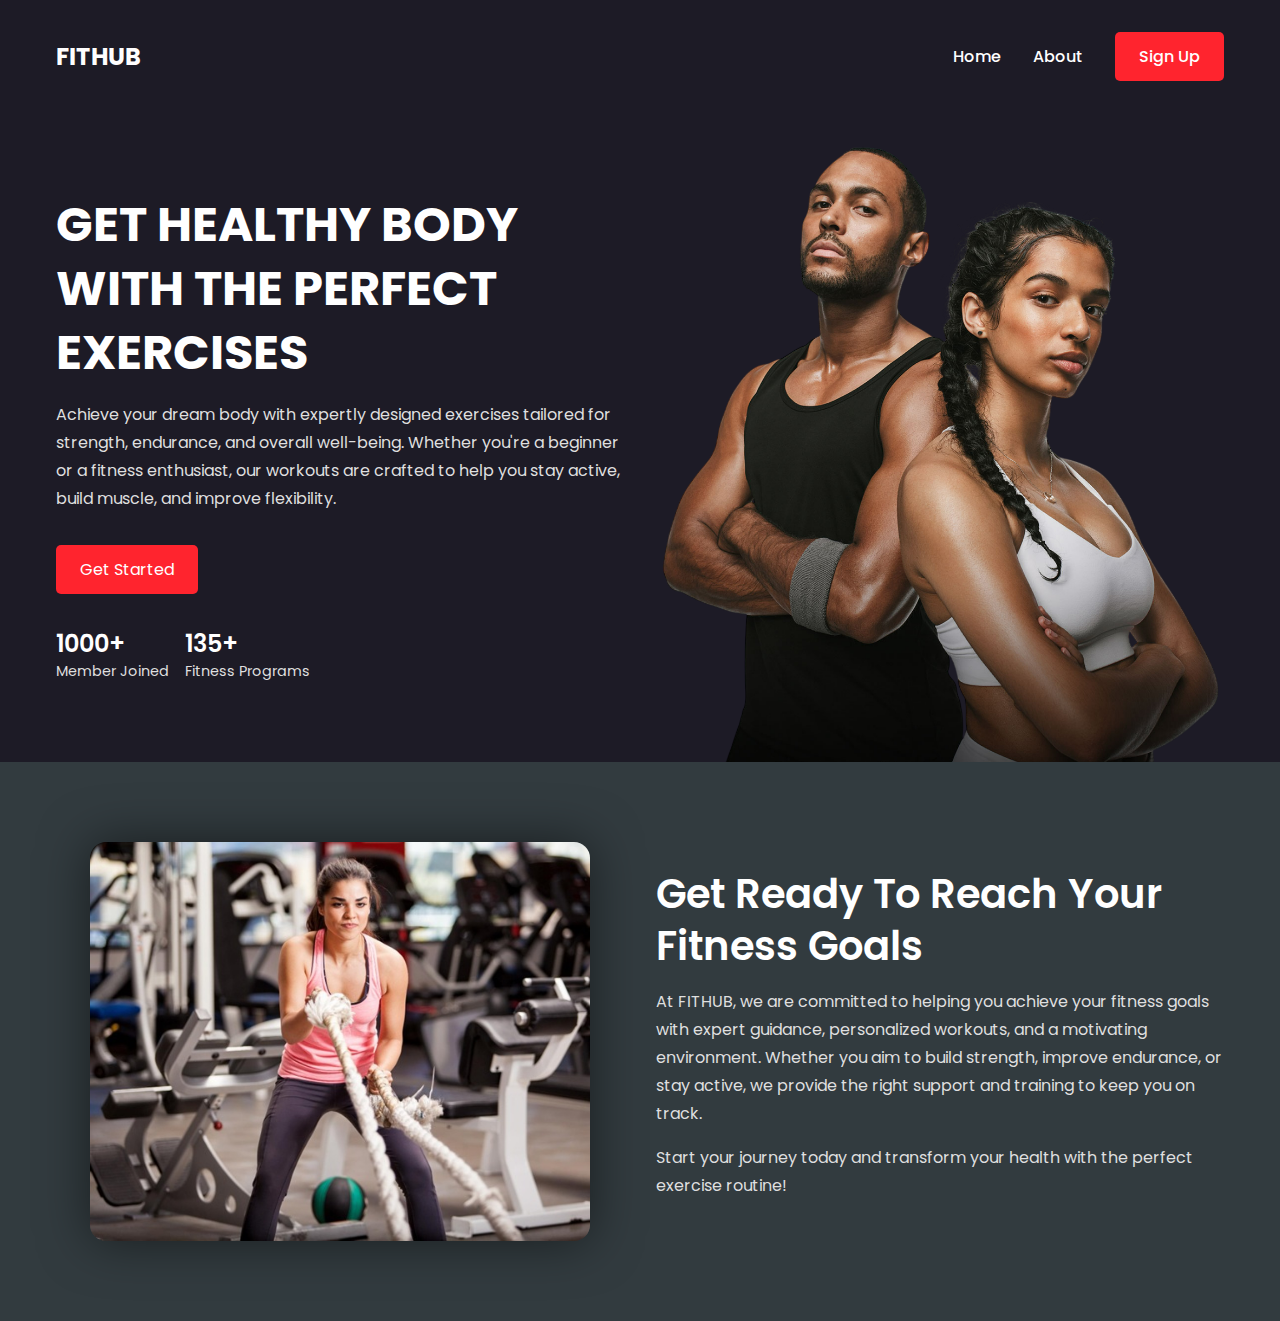
<file: index.html>
<!DOCTYPE html>
<html lang="en">

<head>
  <meta charset="UTF-8" />
  <meta name="viewport" content="width=device-width, initial-scale=1.0" />
  <link rel="stylesheet" href="code/css/styles.css" />
  <title>FITHUB</title>
</head>

<body>
  <header>
    <nav>
      <div class="nav__header">
        <div class="nav__logo">
          <h2>FITHUB</h2>
        </div>
        <div class="nav__menu__btn" id="menu-btn">
          <i class="ri-menu-line"></i>
        </div>
      </div>
      <ul class="nav__links" id="nav-links">
        <li><a href="#home">Home</a></li>
        <li><a href="#about">About</a></li>
        <li>
          <a href="code/login.php">
            <button class="btn">Sign Up</button>
          </a>
        </li>
      </ul>
    </nav>
    <div class="section__container header__container" id="home">
      <div class="header__image">
        <img src="assets/header.png" alt="header" />
      </div>
      <div class="header__content">
        <h1>GET HEALTHY BODY WITH THE PERFECT EXERCISES</h1>
        <p class="section__description">
          Achieve your dream body with expertly designed exercises tailored
          for strength, endurance, and overall well-being. Whether you're a
          beginner or a fitness enthusiast, our workouts are crafted to help
          you stay active, build muscle, and improve flexibility.
        </p>
        <div class="header__btn"><a href="code/login.php">

            <button class="btn">Get Started</button>
          </a>
        </div>
        <div class="header__stats">
          <div>
            <h4>1000+</h4>
            <p>Member Joined</p>
          </div>
          <div>
            <h4>135+</h4>
            <p>Fitness Programs</p>
          </div>
        </div>
      </div>
    </div>
  </header>

  <section class="about" id="about">
    <div class="section__container about__container">
      <div class="about__image">
        <img src="assets/about.jpg" alt="about" />
      </div>
      <div class="about__content">
        <h2 class="section__header">Get Ready To Reach Your Fitness Goals</h2>
        <p class="section__description">
          At FITHUB, we are committed to helping you achieve your fitness
          goals with expert guidance, personalized workouts, and a motivating
          environment. Whether you aim to build strength, improve endurance,
          or stay active, we provide the right support and training to keep
          you on track.
        </p>
        <p class="section__description">
          Start your journey today and transform your health with the perfect
          exercise routine!
        </p>
      </div>
    </div>
  </section>

</body>

</html>
</file>
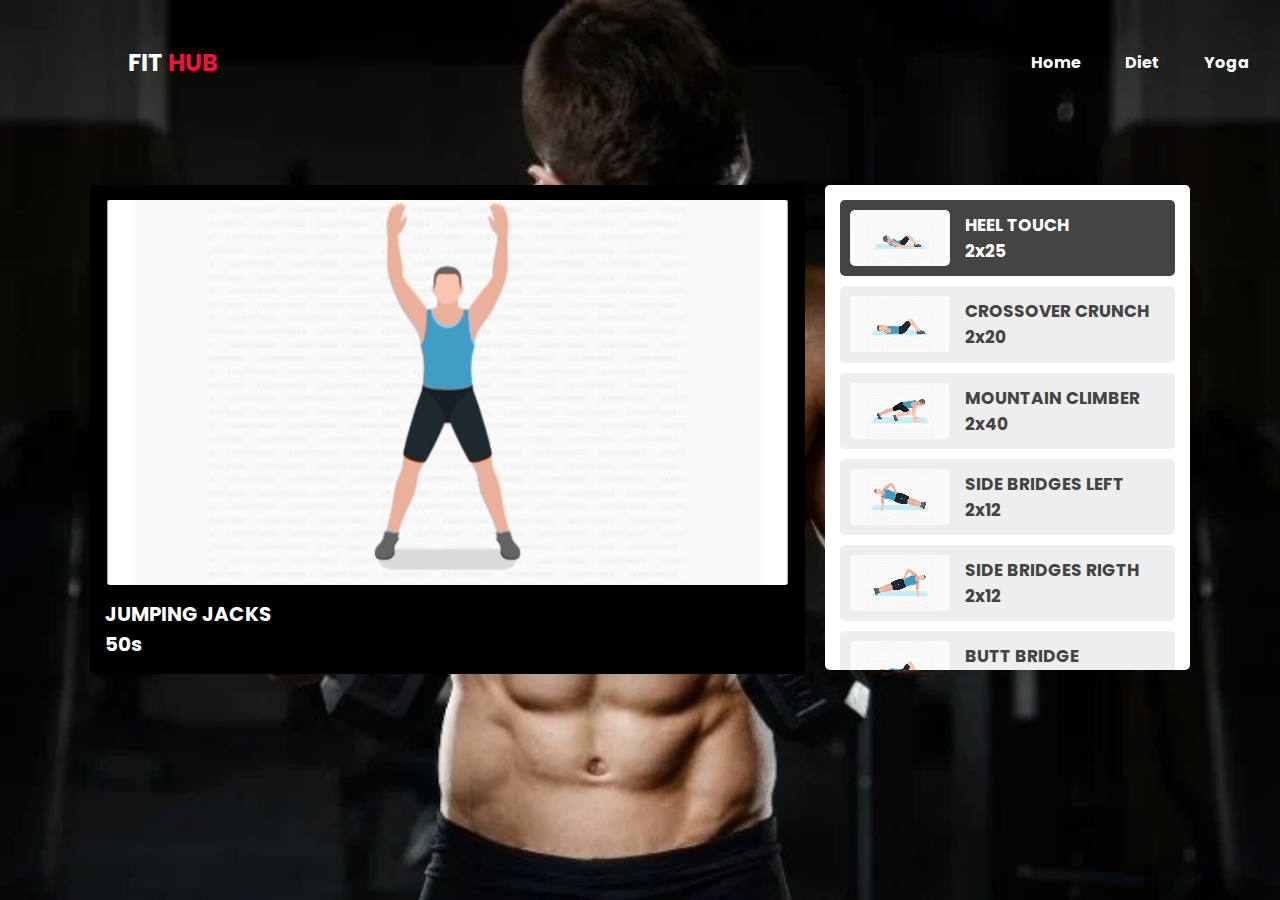
<file: code/abs.html>
<!DOCTYPE html>
<html lang="en">

<head>
   <meta charset="UTF-8">
   <meta http-equiv="X-UA-Compatible" content="IE=edge">
   <meta name="viewport" content="width=device-width, initial-scale=1.0">
   <title> ABS Exercise</title>

   <link rel="stylesheet" href="css/abs.css">

</head>

<body>
   <div class="hero">
      <nav>
         <h2 class="logo">FIT <span>HUB</span></h2>
         <ul>
            <li><a href="index.php">Home</a></li>
            <li><a href="diet.html">Diet</a></li>
            <li><a href="yogaex.html">yoga</a></li>
         </ul>
      </nav>



      <div class="container">

         <div class="main-video-container">
            <video src="assets/video/jj.mp4" loop autoplay muted class="main-video"></video>
            <h3 class="main-vid-title">JUMPING JACKS <br>50s </h3>
         </div>

         <div class="video-list-container">

            <div class="list active">
               <video src="assets/video/ht.mp4" class="list-video"></video>
               <h3 class="list-title">HEEL TOUCH <br>2x25</h3>
            </div>

            <div class="list">
               <video src="assets/video/cc.mp4" class="list-video"></video>
               <h3 class="list-title">CROSSOVER CRUNCH<br>2x20</h3>
            </div>

            <div class="list">
               <video src="assets/video/mc.mp4" class="list-video"></video>
               <h3 class="list-title">MOUNTAIN CLIMBER<br>2x40</h3>
            </div>

            <div class="list">
               <video src="assets/video/sbl.mp4" class="list-video"></video>
               <h3 class="list-title">SIDE BRIDGES LEFT<br>2x12</h3>
            </div>

            <div class="list">
               <video src="assets/video/sbr.mp4" class="list-video"></video>
               <h3 class="list-title">SIDE BRIDGES RIGTH<br>2x12</h3>
            </div>

            <div class="list">
               <video src="assets/video/bb.mp4" class="list-video"></video>
               <h3 class="list-title">BUTT BRIDGE<br>2x20</h3>
            </div>

            <div class="list">
               <video src="assets/video/bc.mp4" class="list-video"></video>
               <h3 class="list-title">BICYCLE CRUNCHES<br>2x20</h3>
            </div>

            <div class="list">
               <video src="assets/video/vup.mp4" class="list-video"></video>
               <h3 class="list-title">V-UP<br>2x15</h3>
            </div>

            <div class="list">
               <video src="assets/video/ac.mp4" class="list-video"></video>
               <h3 class="list-title">ABDOMINAL CRUNCHES<br>2x15</h3>
            </div>

            <div class="list">
               <video src="assets/video/plank.mp4" class="list-video"></video>
               <h3 class="list-title">PLANK<br>50s</h3>
            </div>

            <div class="list">
               <video src="assets/video/pupr.mp4" class="list-video"></video>
               <h3 class="list-title">PUSH-UP & ROTATION<br>2x25</h3>
            </div>

            <div class="list">
               <video src="assets/video/lr.mp4" class="list-video"></video>
               <h3 class="list-title">LEG RAISES<br>2x15</h3>
            </div>

            <div class="list">
               <video src="assets/video/cs.mp4" class="list-video"></video>
               <h3 class="list-title">COBRA STRETCH<br>80s</h3>
            </div>

            <div class="list">
               <video src="assets/video/stsl.mp4" class="list-video"></video>
               <h3 class="list-title">SPINE LUMBAR TWIST STRETCH LEFT<br>30s</h3>
            </div>

            <div class="list">
               <video src="assets/video/stsr.mp4" class="list-video"></video>
               <h3 class="list-title">SPINE LUMBAR TWIST STRETCH LEFT<br>30s</h3>
            </div>


         </div>

      </div>

   </div>









   <script src="js/arm.js"></script>

</body>

</html>
</file>
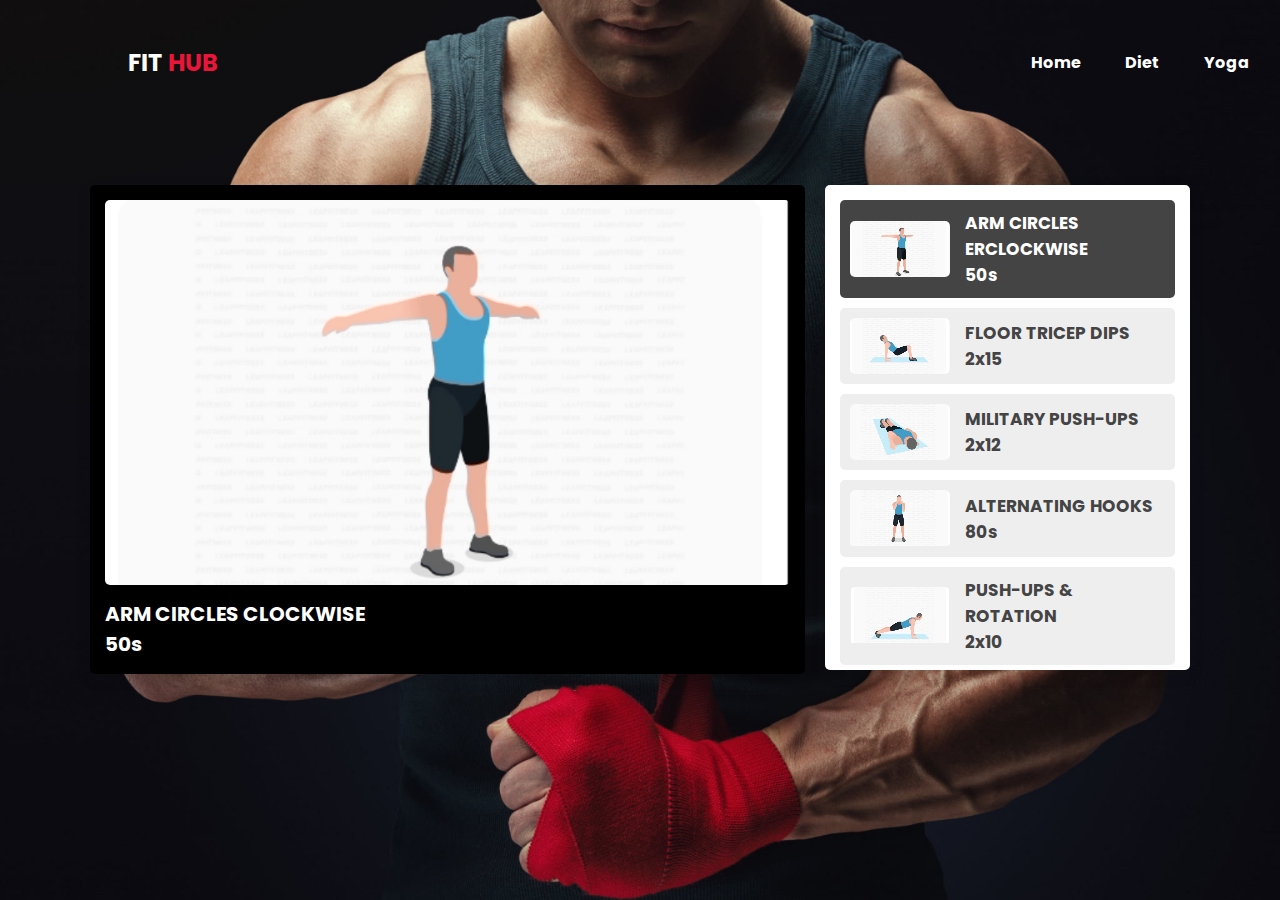
<file: code/arm.html>
<!DOCTYPE html>
<html lang="en">

<head>
   <meta charset="UTF-8">
   <meta http-equiv="X-UA-Compatible" content="IE=edge">
   <meta name="viewport" content="width=device-width, initial-scale=1.0">
   <title> ARM Exercise</title>

   <link rel="stylesheet" href="css/arm.css">

</head>

<body>
   <div class="hero">
      <nav>
         <h2 class="logo">FIT <span>HUB</span></h2>
         <ul>
            <li><a href="index.php">Home</a></li>
            <li><a href="diet.html">Diet</a></li>
            <li><a href="yogaex.html">yoga</a></li>
         </ul>
      </nav>



      <div class="container">

         <div class="main-video-container">
            <video src="assets/video/acc.mp4" loop autoplay muted class="main-video"></video>
            <h3 class="main-vid-title">ARM CIRCLES CLOCKWISE <br>50s </h3>
         </div>

         <div class="video-list-container">

            <div class="list active">
               <video src="assets/video/acce.mp4" class="list-video"></video>
               <h3 class="list-title">ARM CIRCLES ERCLOCKWISE <br>50s</h3>
            </div>

            <div class="list">
               <video src="assets/video/ftd.mp4" class="list-video"></video>
               <h3 class="list-title">FLOOR TRICEP DIPS<br>2x15</h3>
            </div>

            <div class="list">
               <video src="assets/video/mpu.mp4" class="list-video"></video>
               <h3 class="list-title">MILITARY PUSH-UPS<br>2x12</h3>
            </div>

            <div class="list">
               <video src="assets/video/ah.mp4" class="list-video"></video>
               <h3 class="list-title">ALTERNATING HOOKS<br>80s</h3>
            </div>

            <div class="list">
               <video src="assets/video/pupr.mp4" class="list-video"></video>
               <h3 class="list-title">PUSH-UPS & ROTATION<br>2x10</h3>
            </div>

            <div class="list">
               <video src="assets/video/lbcl.mp4" class="list-video"></video>
               <h3 class="list-title">LEG BARBELL CURL LEFT<br>2x15</h3>
            </div>

            <div class="list">
               <video src="assets/video/lbcr.mp4" class="list-video"></video>
               <h3 class="list-title">LEG BARBELL CURL RIGHT<br>2x15</h3>
            </div>

            <div class="list">
               <video src="assets/video/swr.mp4" class="list-video"></video>
               <h3 class="list-title">SKIPPING WITHOUT ROPE<br>100s</h3>
            </div>

            <div class="list">
               <video src="assets/video/pu.mp4" class="list-video"></video>
               <h3 class="list-title">PUSH-UPS<br>2x15</h3>
            </div>

            <div class="list">
               <video src="assets/video/b.mp4" class="list-video"></video>
               <h3 class="list-title">BURPEES<br>2x15</h3>
            </div>

            <div class="list">
               <video src="assets/video/as.mp4" class="list-video"></video>
               <h3 class="list-title">ARM SCISSORS<br>50s</h3>
            </div>

            <div class="list">
               <video src="assets/video/tsl.mp4" class="list-video"></video>
               <h3 class="list-title">TRICEPS STRETCH LEFT<br>30s</h3>
            </div>

            <div class="list">
               <video src="assets/video/tsr.mp4" class="list-video"></video>
               <h3 class="list-title">TRICEPS STRETCH RIGHT<br>30s</h3>
            </div>

            <div class="list">
               <video src="assets/video/sbsl.mp4" class="list-video"></video>
               <h3 class="list-title">STANDING BICEPS STRETCH LEFT<br>30s</h3>
            </div>

            <div class="list">
               <video src="assets/video/sbsr.mp4" class="list-video"></video>
               <h3 class="list-title">STANDING BICEPS STRETCH RIGHT<br>30s</h3>
            </div>

         </div>

      </div>

   </div>









   <script src="js/arm.js"></script>

</body>

</html>
</file>
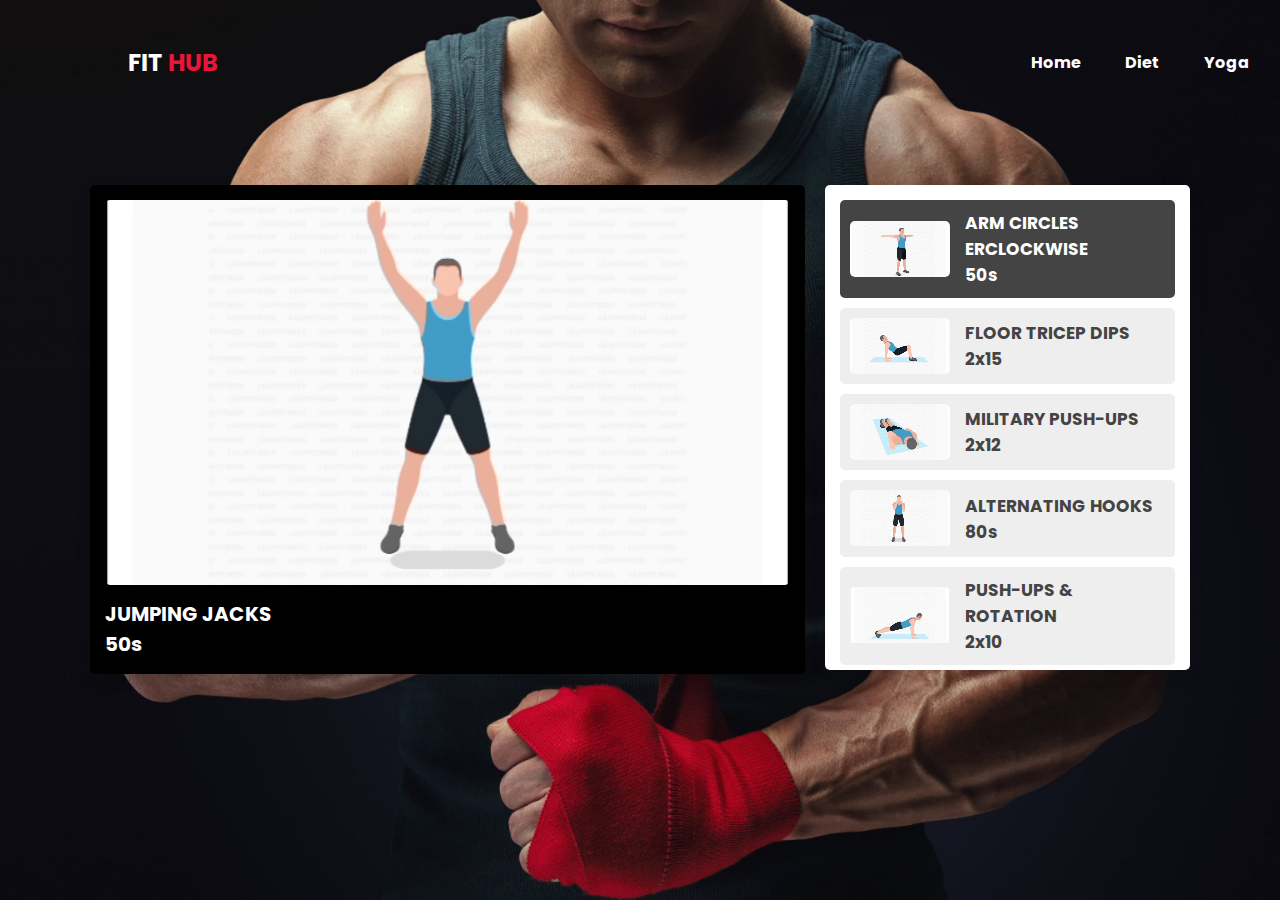
<file: code/back.html>
<!DOCTYPE html>
<html lang="en">

<head>
   <meta charset="UTF-8">
   <meta http-equiv="X-UA-Compatible" content="IE=edge">
   <meta name="viewport" content="width=device-width, initial-scale=1.0">
   <title> BACk Exercise</title>

   <link rel="stylesheet" href="css/arm.css">

</head>

<body>
   <div class="hero">
      <div class="hero">
         <nav>
            <h2 class="logo">FIT <span>HUB</span></h2>
            <ul>
               <li><a href="index.php">Home</a></li>
               <li><a href="diet.html">Diet</a></li>
               <li><a href="yogaex.html">yoga</a></li>
            </ul>
         </nav>



         <div class="container">

            <div class="main-video-container">
               <video src="assets/video/jj.mp4" loop autoplay muted class="main-video"></video>
               <h3 class="main-vid-title">JUMPING JACKS <br>50s </h3>
            </div>

            <div class="video-list-container">

               <div class="list active">
                  <video src="assets/video/acce.mp4" class="list-video"></video>
                  <h3 class="list-title">ARM CIRCLES ERCLOCKWISE <br>50s</h3>
               </div>

               <div class="list">
                  <video src="assets/video/ftd.mp4" class="list-video"></video>
                  <h3 class="list-title">FLOOR TRICEP DIPS<br>2x15</h3>
               </div>

               <div class="list">
                  <video src="assets/video/mpu.mp4" class="list-video"></video>
                  <h3 class="list-title">MILITARY PUSH-UPS<br>2x12</h3>
               </div>

               <div class="list">
                  <video src="assets/video/ah.mp4" class="list-video"></video>
                  <h3 class="list-title">ALTERNATING HOOKS<br>80s</h3>
               </div>

               <div class="list">
                  <video src="assets/video/pupr.mp4" class="list-video"></video>
                  <h3 class="list-title">PUSH-UPS & ROTATION<br>2x10</h3>
               </div>

               <div class="list">
                  <video src="assets/video/lbcl.mp4" class="list-video"></video>
                  <h3 class="list-title">LEG BARBELL CURL LEFT<br>2x15</h3>
               </div>

               <div class="list">
                  <video src="assets/video/lbcr.mp4" class="list-video"></video>
                  <h3 class="list-title">LEG BARBELL CURL RIGHT<br>2x15</h3>
               </div>

               <div class="list">
                  <video src="assets/video/swr.mp4" class="list-video"></video>
                  <h3 class="list-title">SKIPPING WITHOUT ROPE<br>100s</h3>
               </div>

               <div class="list">
                  <video src="assets/video/pu.mp4" class="list-video"></video>
                  <h3 class="list-title">PUSH-UPS<br>2x15</h3>
               </div>

               <div class="list">
                  <video src="assets/video/b.mp4" class="list-video"></video>
                  <h3 class="list-title">BURPEES<br>2x15</h3>
               </div>

               <div class="list">
                  <video src="assets/video/as.mp4" class="list-video"></video>
                  <h3 class="list-title">ARM SCISSORS<br>50s</h3>
               </div>

               <div class="list">
                  <video src="assets/video/tsl.mp4" class="list-video"></video>
                  <h3 class="list-title">TRICEPS STRETCH LEFT<br>30s</h3>
               </div>

               <div class="list">
                  <video src="assets/video/tsr.mp4" class="list-video"></video>
                  <h3 class="list-title">TRICEPS STRETCH RIGHT<br>30s</h3>
               </div>

               <div class="list">
                  <video src="assets/video/sbsl.mp4" class="list-video"></video>
                  <h3 class="list-title">STANDING BICEPS STRETCH LEFT<br>30s</h3>
               </div>

               <div class="list">
                  <video src="assets/video/sbsr.mp4" class="list-video"></video>
                  <h3 class="list-title">STANDING BICEPS STRETCH RIGHT<br>30s</h3>
               </div>

            </div>

         </div>

      </div>







      <script src="js/arm.js"></script>

</body>

</html>
</file>
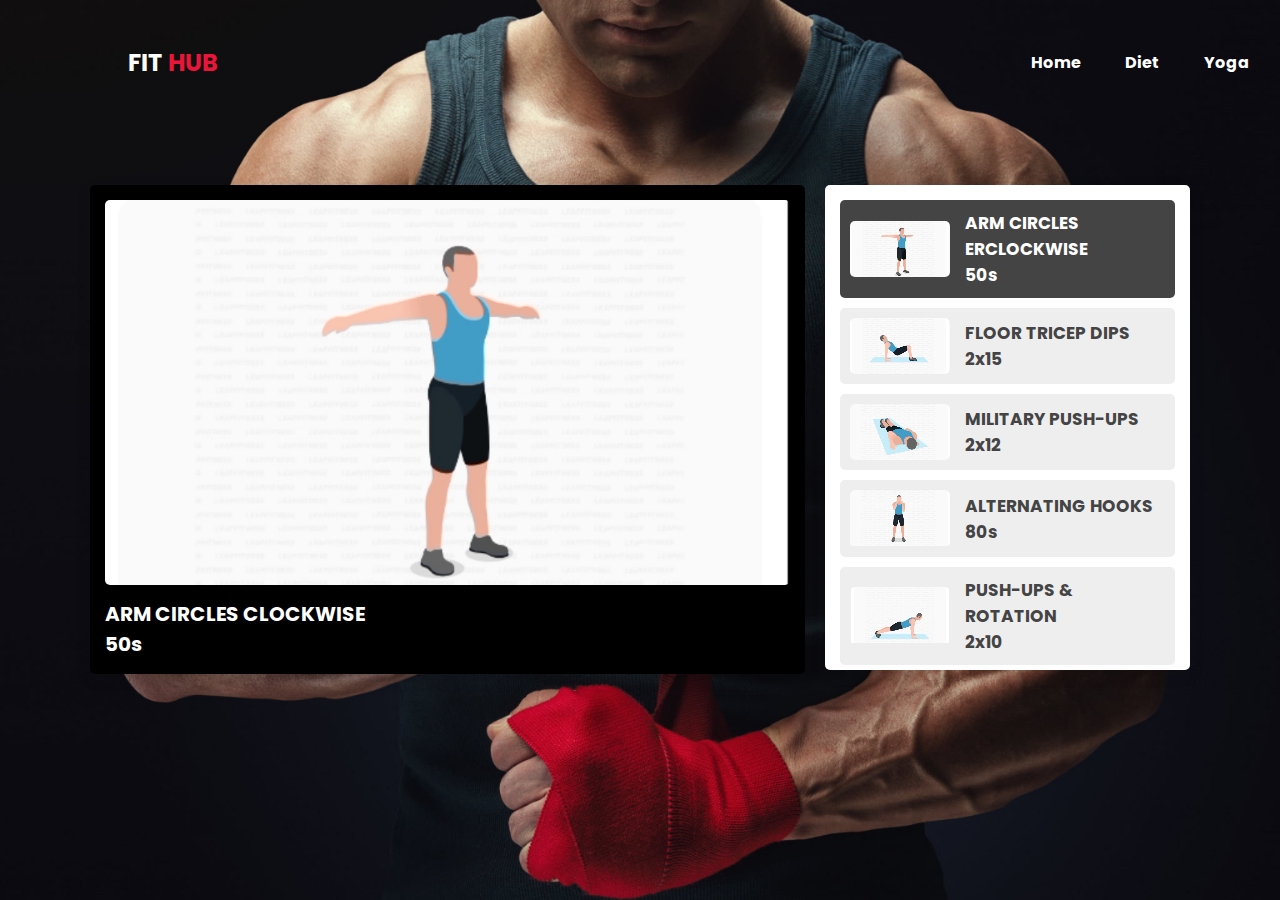
<file: code/chest.html>
<!DOCTYPE html>
<html lang="en">

<head>
   <meta charset="UTF-8">
   <meta http-equiv="X-UA-Compatible" content="IE=edge">
   <meta name="viewport" content="width=device-width, initial-scale=1.0">
   <title> CHEST Exercise</title>

   <link rel="stylesheet" href="css/arm.css">

</head>

<body>
   <div class="hero">
      <div class="hero">
         <nav>
            <h2 class="logo">FIT <span>HUB</span></h2>
            <ul>
               <li><a href="index.php">Home</a></li>
               <li><a href="diet.html">Diet</a></li>
               <li><a href="yogaex.html">yoga</a></li>
            </ul>
         </nav>


         <div class="container">

            <div class="main-video-container">
               <video src="assets/video/acc.mp4" loop autoplay muted class="main-video"></video>
               <h3 class="main-vid-title">ARM CIRCLES CLOCKWISE <br>50s </h3>
            </div>

            <div class="video-list-container">

               <div class="list active">
                  <video src="assets/video/acce.mp4" class="list-video"></video>
                  <h3 class="list-title">ARM CIRCLES ERCLOCKWISE <br>50s</h3>
               </div>

               <div class="list">
                  <video src="assets/video/ftd.mp4" class="list-video"></video>
                  <h3 class="list-title">FLOOR TRICEP DIPS<br>2x15</h3>
               </div>

               <div class="list">
                  <video src="assets/video/mpu.mp4" class="list-video"></video>
                  <h3 class="list-title">MILITARY PUSH-UPS<br>2x12</h3>
               </div>

               <div class="list">
                  <video src="assets/video/ah.mp4" class="list-video"></video>
                  <h3 class="list-title">ALTERNATING HOOKS<br>80s</h3>
               </div>

               <div class="list">
                  <video src="assets/video/pupr.mp4" class="list-video"></video>
                  <h3 class="list-title">PUSH-UPS & ROTATION<br>2x10</h3>
               </div>

               <div class="list">
                  <video src="assets/video/lbcl.mp4" class="list-video"></video>
                  <h3 class="list-title">LEG BARBELL CURL LEFT<br>2x15</h3>
               </div>

               <div class="list">
                  <video src="assets/video/lbcr.mp4" class="list-video"></video>
                  <h3 class="list-title">LEG BARBELL CURL RIGHT<br>2x15</h3>
               </div>

               <div class="list">
                  <video src="assets/video/swr.mp4" class="list-video"></video>
                  <h3 class="list-title">SKIPPING WITHOUT ROPE<br>100s</h3>
               </div>

               <div class="list">
                  <video src="assets/video/pu.mp4" class="list-video"></video>
                  <h3 class="list-title">PUSH-UPS<br>2x15</h3>
               </div>

               <div class="list">
                  <video src="assets/video/b.mp4" class="list-video"></video>
                  <h3 class="list-title">BURPEES<br>2x15</h3>
               </div>

               <div class="list">
                  <video src="assets/video/as.mp4" class="list-video"></video>
                  <h3 class="list-title">ARM SCISSORS<br>50s</h3>
               </div>

               <div class="list">
                  <video src="assets/video/tsl.mp4" class="list-video"></video>
                  <h3 class="list-title">TRICEPS STRETCH LEFT<br>30s</h3>
               </div>

               <div class="list">
                  <video src="assets/video/tsr.mp4" class="list-video"></video>
                  <h3 class="list-title">TRICEPS STRETCH RIGHT<br>30s</h3>
               </div>

               <div class="list">
                  <video src="assets/video/sbsl.mp4" class="list-video"></video>
                  <h3 class="list-title">STANDING BICEPS STRETCH LEFT<br>30s</h3>
               </div>

               <div class="list">
                  <video src="assets/video/sbsr.mp4" class="list-video"></video>
                  <h3 class="list-title">STANDING BICEPS STRETCH RIGHT<br>30s</h3>
               </div>

            </div>

         </div>

      </div>









      <script src="js/arm.js"></script>

</body>

</html>
</file>
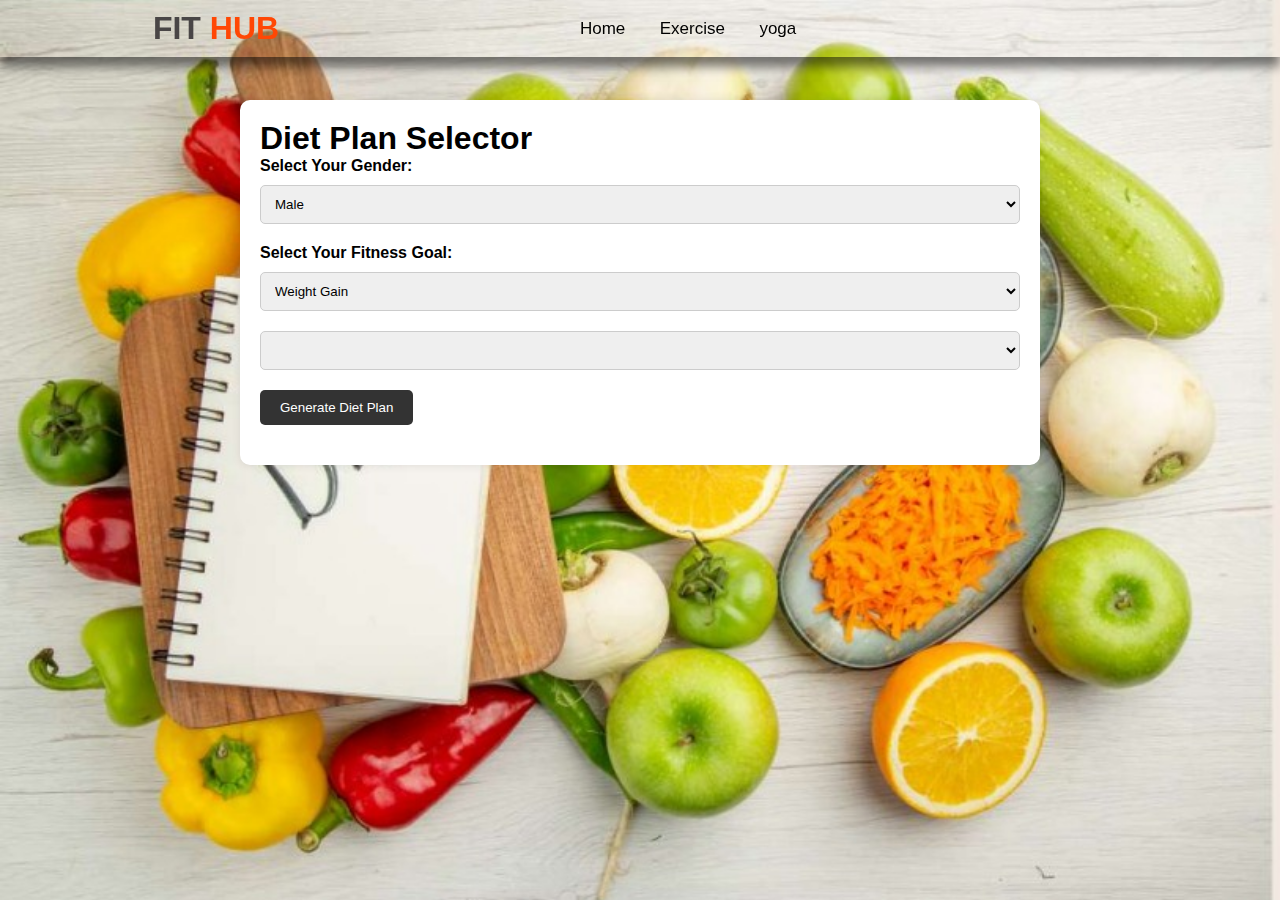
<file: code/diet.html>
<!DOCTYPE html>
<html lang="en">

<head>
  <meta charset="UTF-8">
  <meta name="viewport" content="width=device-width, initial-scale=1.0">
  <title>Diet Plan Selector</title>
  <link rel="stylesheet" href="css/diet.css">

</head>

<body>
  <header>
    <nav>
      <div class="logo">
        <h1>FIT<span> HUB</span></h1>
      </div>

      <ul>
        <li><a href="index.php">Home</a></li>
        <li><a href="exercise.html">Exercise</a></li>
        <li><a href="yogaex.html">yoga</a></li>
      </ul>

      <div class="icon">
        <i class="fa-solid fa-magnifying-glass"></i>
        <i class="fa-solid fa-heart"></i>
        <i class="fa-solid fa-cart-shopping"></i>
      </div>

    </nav>
  </header>

  <div class="container">
    <h1>Diet Plan Selector</h1>
    <form id="diet-form">
      <label for="gender">Select Your Gender:</label>
      <select id="gender" name="gender">
        <option value="male">Male</option>
        <option value="female">Female</option>
      </select>

      <label for="fitness-goal">Select Your Fitness Goal:</label>
      <select id="fitness-goal" name="fitness-goal">
        <option value="weight-gain">Weight Gain</option>
        <option value="weight-loss">Weight Loss</option>
        <option value="muscle-gain">Muscle Gain</option>
      </select>


      <select id="day"></select>

      <button type="button" onclick="generateDietPlan()">Generate Diet Plan</button>
    </form>

    <div id="diet-plan"></div>
  </div>



  <script src="js/diet.js"></script>

</body>

</html>
</file>
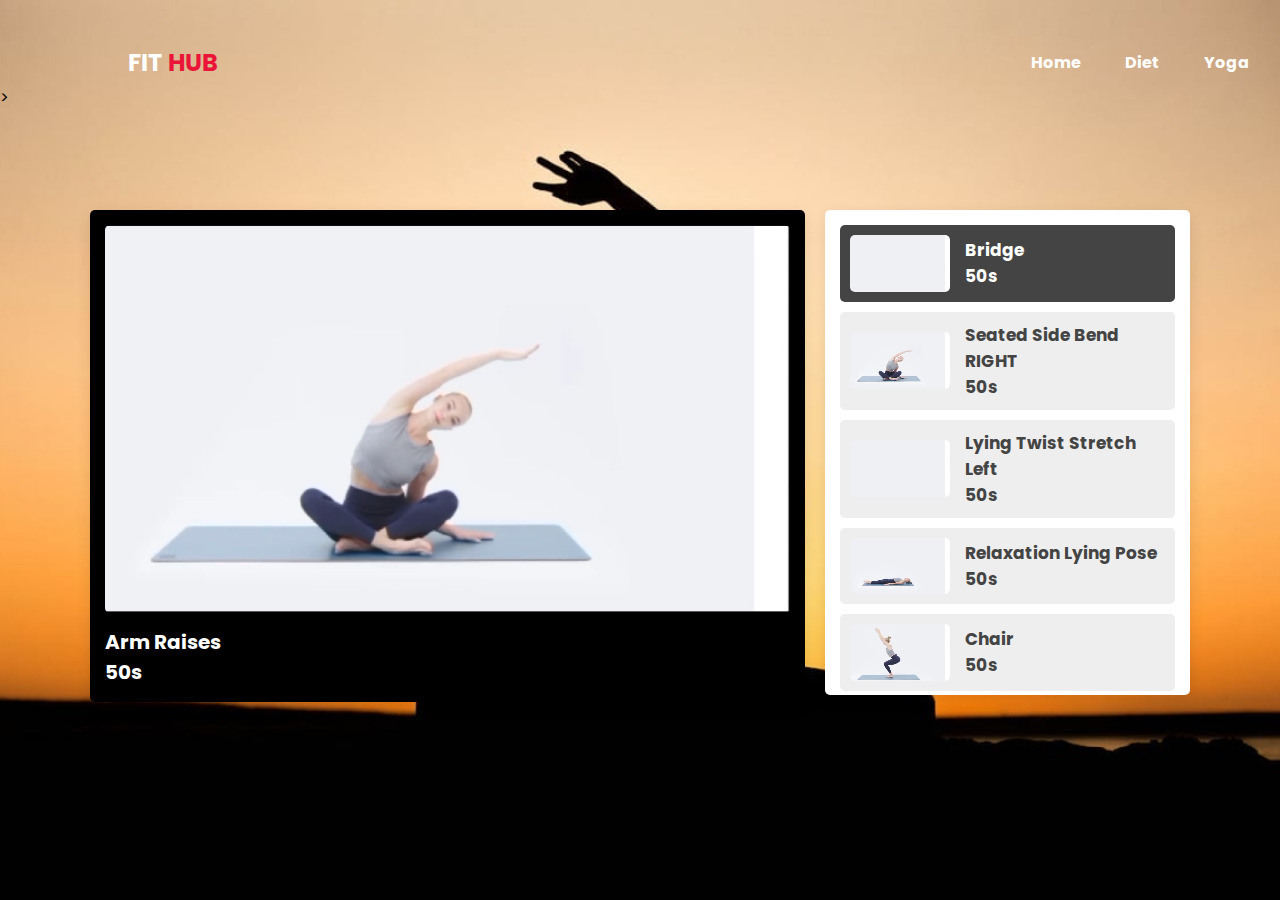
<file: code/kikn_yoga.html>
<!DOCTYPE html>
<html lang="en">

<head>
    <meta charset="UTF-8">
    <meta http-equiv="X-UA-Compatible" content="IE=edge">
    <meta name="viewport" content="width=device-width, initial-scale=1.0">
    <title> Kikn Yoga</title>

    <link rel="stylesheet" href="css/yoga.css">

</head>

<body>
    <div class="hero">
        <nav>
            <h2 class="logo">FIT <span>HUB</span></h2>
            <ul>
                <li><a href="index.php">Home</a></li>
                <li><a href="diet.html">Diet</a></li>
                <li><a href="yogaex.html">yoga</a></li>
            </ul>
        </nav>>



        <div class="container">

            <div class="main-video-container">
                <video src="assets/video/yo1.mp4" loop autoplay muted class="main-video"></video>
                <h3 class="main-vid-title">Arm Raises <br>50s </h3>
            </div>

            <div class="video-list-container">

                <div class="list active">
                    <video src="assets/video/yo2.mp4" class="list-video"></video>
                    <h3 class="list-title">Bridge <br>50s</h3>
                </div>

                <div class="list">
                    <video src="assets/video/yo3.mp4" class="list-video"></video>
                    <h3 class="list-title">Seated Side Bend RIGHT<br>50s</h3>
                </div>

                <div class="list">
                    <video src="assets/video/yo4.mp4" class="list-video"></video>
                    <h3 class="list-title">Lying Twist Stretch Left<br>50s</h3>
                </div>

                <div class="list">
                    <video src="assets/video/yo5.mp4" class="list-video"></video>
                    <h3 class="list-title">Relaxation Lying Pose<br>50s</h3>
                </div>

                <div class="list">
                    <video src="assets/video/yo6.mp4" class="list-video"></video>
                    <h3 class="list-title">Chair<br>50s</h3>
                </div>


            </div>

        </div>

    </div>









    <script src="js/arm.js"></script>

</body>

</html>
</file>
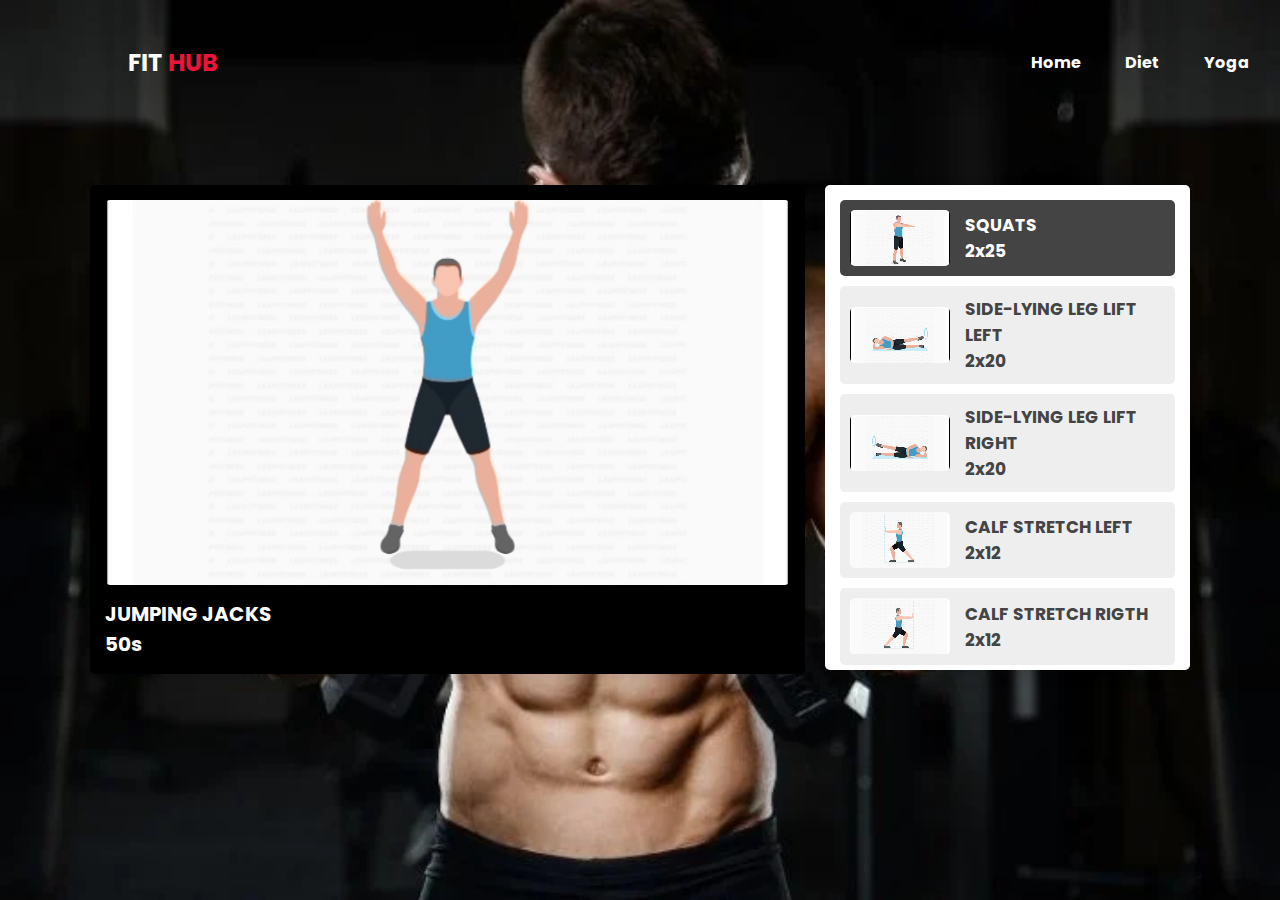
<file: code/leg.html>
<!DOCTYPE html>
<html lang="en">

<head>
    <meta charset="UTF-8">
    <meta http-equiv="X-UA-Compatible" content="IE=edge">
    <meta name="viewport" content="width=device-width, initial-scale=1.0">
    <title> ABS Exercise</title>

    <link rel="stylesheet" href="css/abs.css">

</head>

<body>
    <div class="hero">
        <nav>
            <h2 class="logo">FIT <span>HUB</span></h2>
            <ul>
                <li><a href="index.php">Home</a></li>
                <li><a href="diet.html">Diet</a></li>
                <li><a href="yogaex.html">yoga</a></li>
            </ul>
        </nav>



        <div class="container">

            <div class="main-video-container">
                <video src="assets/video/jj.mp4" loop autoplay muted class="main-video"></video>
                <h3 class="main-vid-title">JUMPING JACKS <br>50s </h3>
            </div>

            <div class="video-list-container">

                <div class="list active">
                    <video src="assets/video/squats.mp4" class="list-video"></video>
                    <h3 class="list-title">SQUATS <br>2x25</h3>
                </div>

                <div class="list">
                    <video src="assets/video/slcl.mp4" class="list-video"></video>
                    <h3 class="list-title">SIDE-LYING LEG LIFT LEFT<br>2x20</h3>
                </div>

                <div class="list">
                    <video src="assets/video/slcr.mp4" class="list-video"></video>
                    <h3 class="list-title">SIDE-LYING LEG LIFT RIGHT<br>2x20</h3>
                </div>

                <div class="list">
                    <video src="assets/video/csl.mp4" class="list-video"></video>
                    <h3 class="list-title">CALF STRETCH LEFT<br>2x12</h3>
                </div>

                <div class="list">
                    <video src="assets/video/csr.mp4" class="list-video"></video>
                    <h3 class="list-title">CALF STRETCH RIGTH<br>2x12</h3>
                </div>

                <div class="list">
                    <video src="assets/video/crwsf.mp4" class="list-video"></video>
                    <h3 class="list-title">wALL CALF RAISES<br>2x15</h3>
                </div>

                <div class="list">
                    <video src="assets/video/schl.mp4" class="list-video"></video>
                    <h3 class="list-title">BACKWARD LUNG LEFT<br>2x20</h3>
                </div>

                <div class="list">
                    <video src="assets/video/ktcsl.mp4" class="list-video"></video>
                    <h3 class="list-title">KNEE TO CHEST STRETCH LEFT<br>2x15</h3>
                </div>

                <div class="list">
                    <video src="assets/video/ktcsr.mp4" class="list-video"></video>
                    <h3 class="list-title">KNEE TO CHEST STRETCH RIGHT<br>2x15</h3>
                </div>

                <div class="list">
                    <video src="assets/video/plank.mp4" class="list-video"></video>
                    <h3 class="list-title">PLANK<br>50s</h3>
                </div>

                <div class="list">
                    <video src="assets/video/pupr.mp4" class="list-video"></video>
                    <h3 class="list-title">PUSH-UP & ROTATION<br>2x25</h3>
                </div>

                <div class="list">
                    <video src="assets/video/lr.mp4" class="list-video"></video>
                    <h3 class="list-title">LEG RAISES<br>2x15</h3>
                </div>

                <div class="list">
                    <video src="assets/video/cs.mp4" class="list-video"></video>
                    <h3 class="list-title">COBRA STRETCH<br>80s</h3>
                </div>

                <div class="list">
                    <video src="assets/video/stsl.mp4" class="list-video"></video>
                    <h3 class="list-title">SPINE LUMBAR TWIST STRETCH LEFT<br>30s</h3>
                </div>

                <div class="list">
                    <video src="assets/video/stsr.mp4" class="list-video"></video>
                    <h3 class="list-title">SPINE LUMBAR TWIST STRETCH LEFT<br>30s</h3>
                </div>


            </div>

        </div>

    </div>









    <script src="js/arm.js"></script>

</body>

</html>
</file>
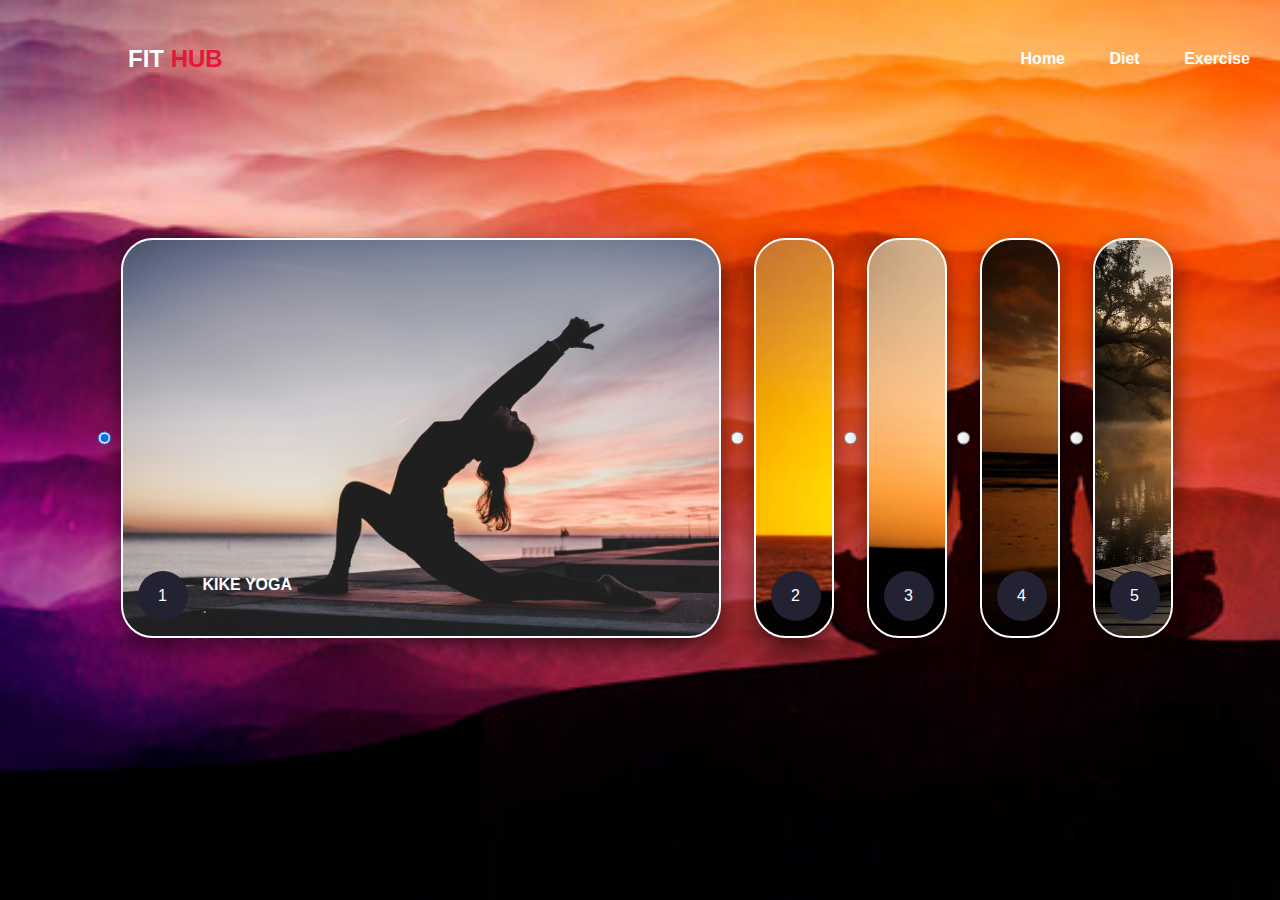
<file: code/yogaex.html>
<!DOCTYPE html>
<html lang="en">

<head>
    <meta charset="UTF-8">
    <meta name="viewport" content="width=device-width, initial-scale=1.0">
    <link rel="stylesheet" href="css/yogaex.css">
    <title>Exercise</title>
</head>

<body>
    <div class="hero">
        <nav>
            <h2 class="logo">FIT <span>HUB</span></h2>
            <ul>
                <li><a href="index.php">Home</a></li>
                <li><a href="diet.html">Diet</a></li>
                <li><a href="exercise.html">Exercise</a></li>
            </ul>
        </nav>


        <div class="wrapper">
            <div class="container">
                <input type="radio" name="slide" id="c1" checked>
                <label for="c1" class="card">
                    <div class="row">
                        <div class="icon">1</div>
                        <div class="description">
                            <h4><a href="kikn_yoga.html" target="_blank"> Kike Yoga</a></h4>
                            <p>.</p>

                        </div>
                    </div>
                </label>
                <input type="radio" name="slide" id="c2">
                <label for="c2" class="card">
                    <div class="row">
                        <div class="icon">2</div>
                        <div class="description">
                            <h4><a href="kikn_yoga.html" target="_blank">Chest YOga</a></h4>

                        </div>
                    </div>
                </label>
                <input type="radio" name="slide" id="c3">
                <label for="c3" class="card">
                    <div class="row">
                        <div class="icon">3</div>
                        <div class="description">
                            <img src="assets/images/yg1.jpg" width="20px" height="20px">
                            <h4><a href="kikn_yoga.html" target="_blank">ABS yoga</a></h4>

                        </div>
                    </div>
                </label>
                <input type="radio" name="slide" id="c4">
                <label for="c4" class="card">
                    <div class="row">
                        <div class="icon">4</div>
                        <div class="description">
                            <h4><a href="kikn_yoga.html" target="_blank">Arm</a></h4>

                        </div>
                    </div>
                </label>
                <input type="radio" name="slide" id="c5">
                <label for="c5" class="card">
                    <div class="row">
                        <div class="icon">5</div>
                        <div class="description">
                            <h4><a href="kikn_yoga.html" target="_blank">Belly</a></h4>

                        </div>
                    </div>
                </label>
            </div>
        </div>
    </div>
</body>

</html>
</file>
<file: code/css/styles.css>
@import url("https://fonts.googleapis.com/css2?family=Poppins:ital,wght@0,100;0,200;0,300;0,400;0,500;0,600;0,700;0,800;0,900;1,100;1,200;1,300;1,400;1,500;1,600;1,700;1,800;1,900&display=swap");

:root {
  --primary-color: #ff242e;
  --secondary-color: #ff552d;
  --background-color-1: #323b3f;
  --background-color-2: #37383c;
  --background-color-3: #464646;
  --extra-light: #dfdfdf;
  --white: #ffffff;
  --max-width: 1200px;
}

* {
  padding: 0;
  margin: 0;
  box-sizing: border-box;
}

.section__container {
  max-width: var(--max-width);
  margin: auto;
  padding: 5rem 1rem;
}

.section__header {
  font-size: 2.5rem;
  font-weight: 600;
  color: var(--white);
  line-height: 3.25rem;
  text-align: center;
}

.section__description {
  font-size: 1rem;
  color: var(--extra-light);
  line-height: 1.75rem;
  text-align: center;
}

.btn {
  padding: 0.75rem 1.5rem;
  outline: none;
  border: none;
  color: var(--white);
  font-size: 1rem;
  font-family: "Poppins", sans-serif;
  white-space: nowrap;
  background-color: var(--primary-color);
  border-radius: 5px;
  transition: 0.3s;
  cursor: pointer;
}

img {
  display: flex;
  width: 100%;
}

a {
  text-decoration: none;
  transition: 0.3s;
}

ul {
  list-style: none;
}

html,
body {
  scroll-behavior: smooth;
}

body {
  font-family: "Poppins", sans-serif;
}

header {
  background-color: #1d1b26;
  overflow: hidden;
}

nav {
  position: fixed;
  isolation: isolate;
  width: 100%;
  z-index: 9;
}

.nav__header {
  padding: 1rem;
  width: 100%;
  display: flex;
  align-items: center;
  justify-content: space-between;
  background-color: var(--primary-color);
}

.nav__logo {
  max-width: 150px;
  color: #fffefe;
}

.nav__menu__btn {
  font-size: 1.5rem;
  color: var(--white);
  cursor: pointer;
}

.nav__links {
  position: absolute;
  bottom: 0;
  left: 0;
  width: 100%;
  display: flex;
  align-items: center;
  justify-content: center;
  flex-direction: column;
  gap: 2rem;
  padding: 2rem;
  background-color: var(--primary-color);
  transition: transform 0.5s;
  z-index: -1;
}

.nav__links.open {
  transform: translateY(100%);
}

.nav__links a {
  font-weight: 500;
  color: var(--white);
  white-space: nowrap;
}

.nav__links .btn {
  padding: 0;
  font-weight: 500;
  background-color: var(--primary-color);
}

.header__container {
  display: grid;
  gap: 2rem;
}

.header__image img {
  max-width: 600px;
  margin-inline: auto;
}

.header__content h1 {
  margin-bottom: 1rem;
  font-size: 3rem;
  font-weight: 700;
  color: var(--white);
  line-height: 4rem;
  text-align: center;
}

.header__content .section__description {
  margin-bottom: 2rem;
}

.header__btn {
  margin-bottom: 2rem;
  text-align: center;
}

.header__stats {
  display: flex;
  align-items: center;
  justify-content: center;
  gap: 1rem;
}

.header__stats h4 {
  font-size: 1.5rem;
  font-weight: 600;
  color: var(--white);
}

.header__stats p {
  font-size: 0.9rem;
  color: var(--extra-light);
}

.about {
  background-color: var(--background-color-1);
  overflow: hidden;
}

.about__container {
  display: grid;
  gap: 2rem;
}

.about__image img {
  max-width: 500px;
  margin-inline: auto;
  border-radius: 1rem;
  box-shadow: 0 0 50px rgba(0, 0, 0, 0.5);
}

.about__content :is(.section__header, .section__description) {
  margin-bottom: 1rem;
}



@media (width > 540px) {
  .program__grid {
    grid-template-columns: repeat(2, 1fr);
  }

  .footer__container {
    grid-template-columns: repeat(2, 1fr);
  }
}

@media (width > 768px) {
  nav {
    position: static;
    padding: 2rem 1rem;
    max-width: var(--max-width);
    margin-inline: auto;
    display: flex;
    align-items: center;
    justify-content: space-between;
    gap: 1rem;
  }

  .nav__header {
    padding: 0;
    background-color: transparent;
  }

  .nav__logo a img {
    max-width: 175px;
  }

  .nav__menu__btn {
    display: none;
  }

  .nav__links {
    position: static;
    padding: 0;
    width: fit-content;
    flex-direction: row;
    background-color: transparent;
    transform: none !important;
  }

  .nav__links a:hover {
    color: var(--primary-color);
  }

  .nav__links .btn {
    padding: 0.75rem 1.5rem;
  }

  .header__container {
    padding-block: 0;
    grid-template-columns: repeat(2, 1fr);
    align-items: flex-end;
  }

  .header__image {
    grid-area: 1/2/2/3;
  }

  .header__content {
    padding-block: 5rem;
  }

  .header__content :is(h1, .section__description, .header__btn) {
    text-align: left;
  }

  .header__stats {
    justify-content: flex-start;
  }

  .about__container {
    grid-template-columns: repeat(2, 1fr);
    align-items: center;
  }

  .about__content :is(.section__header, .section__description, .about__btn) {
    text-align: left;
  }

}

@media (width > 1024px) {
  .program__grid {
    gap: 1.5rem;
  }

  .program__card {
    padding: 1.5rem;
  }

  .testimonial__card {
    padding: 1.5rem;
  }
}
</file>
<file: code/css/abs.css>
@import url('https://fonts.googleapis.com/css2?family=Poppins:wght@100;200;300;400;500;600&display=swap');

* {
   font-family: 'Poppins', sans-serif;
   margin: 0;
   padding: 0;
   box-sizing: border-box;
   outline: none;
   border: none;
   text-decoration: none;
   text-transform: capitalize;
}


.hero {
   height: 100vh;
   width: 100%;
   background-image: url('images/abs.png');
   background-position: center;
   background-size: cover;
}

nav {
   display: flex;
   align-items: center;
   justify-content: space-between;
   padding-top: 40px;
   padding-left: 10%;
   padding-right: 10px;
}

.logo {
   color: white;
}

span {
   color: #ea1538;
}

nav ul li {
   list-style-type: none;
   display: inline-block;
   padding: 10px 20px;
}

nav ul li a {
   color: white;
   text-decoration: none;
   font-weight: bold;
}

nav ul li a:hover {
   color: #ea1538;
   transition: .3s;
}

.container {
   max-width: 1100px;
   margin: 100px auto;
   display: flex;
   flex-wrap: wrap;
   align-items: flex-start;
   gap: 20px;
}

.container .main-video-container {
   flex: 1 1 700px;
   border-radius: 5px;
   box-shadow: 0 5px 15px rgba(0, 0, 0, .1);
   background-color: black;
   padding: 15px;
}

.container .main-video-container .main-video {
   margin-bottom: 7px;
   border-radius: 5px;
   width: 100%;
}

.container .main-video-container .main-vid-title {
   font-size: 20px;
   color: #fff;
}

.container .video-list-container {
   flex: 1 1 350px;
   height: 485px;
   overflow-y: scroll;
   border-radius: 5px;
   box-shadow: 0 5px 15px rgba(0, 0, 0, .1);
   background-color: #fff;
   padding: 15px;
}

.container .video-list-container::-webkit-scrollbar {
   width: 10px;
}

.container .video-list-container::-webkit-scrollbar-track {
   background-color: #fff;
   border-radius: 5px;
}

.container .video-list-container::-webkit-scrollbar-thumb {
   background-color: #444;
   border-radius: 5px;
}

.container .video-list-container .list {
   display: flex;
   align-items: center;
   gap: 15px;
   padding: 10px;
   background-color: #eee;
   cursor: pointer;
   border-radius: 5px;
   margin-bottom: 10px;
}

.container .video-list-container .list:last-child {
   margin-bottom: 0;
}

.container .video-list-container .list.active {
   background-color: #444;
}

.container .video-list-container .list.active .list-title {
   color: #fff;
}

.container .video-list-container .list .list-video {
   width: 100px;
   border-radius: 5px;
}

.container .video-list-container .list .list-title {
   font-size: 17px;
   color: #444;
}















@media (max-width:1200px) {

   .container {
      margin: 0;
   }

}

@media (max-width:450px) {

   .container .main-video-container .main-vid-title {
      font-size: 15px;
      text-align: center;
   }

   .container .video-list-container .list {
      flex-flow: column;
      gap: 10px;
   }

   .container .video-list-container .list .list-video {
      width: 100%;
   }

   .container .video-list-container .list .list-title {
      font-size: 15px;
      text-align: center;
   }

}
</file>
<file: code/css/arm.css>
@import url('https://fonts.googleapis.com/css2?family=Poppins:wght@100;200;300;400;500;600&display=swap');

* {
   font-family: 'Poppins', sans-serif;
   margin: 0;
   padding: 0;
   box-sizing: border-box;
   outline: none;
   border: none;
   text-decoration: none;
   text-transform: capitalize;
}


.hero {
   height: 100vh;
   width: 100%;
   background-image: url('images/bg.jpg');
   background-position: center;
   background-size: cover;
}

nav {
   display: flex;
   align-items: center;
   justify-content: space-between;
   padding-top: 40px;
   padding-left: 10%;
   padding-right: 10px;
}

.logo {
   color: white;
}

span {
   color: #ea1538;
}

nav ul li {
   list-style-type: none;
   display: inline-block;
   padding: 10px 20px;
}

nav ul li a {
   color: white;
   text-decoration: none;
   font-weight: bold;
}

nav ul li a:hover {
   color: #ea1538;
   transition: .3s;
}

button {
   background-color: white;
   color: #ea1538;
   border: none;
   padding: 12px 30px;
   border-radius: 30px;
   font-weight: bold;
   font-size: 15px;
   transition: .4s;
}

button:is(:hover, :focus) {
   background-color: black;
   cursor: pointer;
}

.container {
   max-width: 1100px;
   margin: 100px auto;
   display: flex;
   flex-wrap: wrap;
   align-items: flex-start;
   gap: 20px;
}

.container .main-video-container {
   flex: 1 1 700px;
   border-radius: 5px;
   box-shadow: 0 5px 15px rgba(0, 0, 0, .1);
   background-color: black;
   padding: 15px;
}

.container .main-video-container .main-video {
   margin-bottom: 7px;
   border-radius: 5px;
   width: 100%;
}

.container .main-video-container .main-vid-title {
   font-size: 20px;
   color: #fff;
}

.container .video-list-container {
   flex: 1 1 350px;
   height: 485px;
   overflow-y: scroll;
   border-radius: 5px;
   box-shadow: 0 5px 15px rgba(0, 0, 0, .1);
   background-color: #fff;
   padding: 15px;
}

.container .video-list-container::-webkit-scrollbar {
   width: 10px;
}

.container .video-list-container::-webkit-scrollbar-track {
   background-color: #fff;
   border-radius: 5px;
}

.container .video-list-container::-webkit-scrollbar-thumb {
   background-color: #444;
   border-radius: 5px;
}

.container .video-list-container .list {
   display: flex;
   align-items: center;
   gap: 15px;
   padding: 10px;
   background-color: #eee;
   cursor: pointer;
   border-radius: 5px;
   margin-bottom: 10px;
}

.container .video-list-container .list:last-child {
   margin-bottom: 0;
}

.container .video-list-container .list.active {
   background-color: #444;
}

.container .video-list-container .list.active .list-title {
   color: #fff;
}

.container .video-list-container .list .list-video {
   width: 100px;
   border-radius: 5px;
}

.container .video-list-container .list .list-title {
   font-size: 17px;
   color: #444;
}















@media (max-width:1200px) {

   .container {
      margin: 0;
   }

}

@media (max-width:450px) {

   .container .main-video-container .main-vid-title {
      font-size: 15px;
      text-align: center;
   }

   .container .video-list-container .list {
      flex-flow: column;
      gap: 10px;
   }

   .container .video-list-container .list .list-video {
      width: 100%;
   }

   .container .video-list-container .list .list-title {
      font-size: 15px;
      text-align: center;
   }

}
</file>
<file: code/css/diet.css>
* {
  margin: 0;
  padding: 0;
  box-sizing: border-box;
  font-family: Verdana, Geneva, Tahoma, sans-serif;
}

body {
  height: 100vh;
  width: 100%;
  background-position: center;
  background-size: cover;
  background-image: url('images/bg2.jpeg');
  color: #000;
}

header {
  width: 100%;
  height: 100px;
}

.logo {
  color: #494646;
}

span {
  color: #ff4704;
}

header nav {
  display: flex;
  justify-content: space-around;
  align-items: center;
  position: fixed;
  padding: 10px;
  right: 0;
  left: 0;
  box-shadow: 0 10px 10px rgba(0, 0, 0, 0.5);
  z-index: 1000;
}

header nav ul {
  list-style: none;
}

header nav ul li {
  display: inline-block;
  margin: 0 15px;
}

header nav ul li a {
  text-decoration: none;
  color: #000;
  font-weight: 500;
  font-size: 17px;
  transition: 0.1s;
}

header nav ul li a:hover::after {
  width: 100%;
}

header nav ul li a:hover {
  color: #ff4704;
}

header nav .icon i {
  font-size: 18px;
  color: #000;
  margin: 0 5px;
  cursor: pointer;
  transition: 0.3s;
}

header nav .icon i:hover {
  color: #fac031;
}

.container {
  max-width: 800px;
  margin: 0 auto;
  padding: 20px;
  background-color: #fff;
  border-radius: 10px;
  box-shadow: 0 0 10px rgba(0, 0, 0, 0.1);
}

label {
  display: block;
  font-weight: bold;
  margin-bottom: 10px;
}

select {
  width: 100%;
  padding: 10px;
  border: 1px solid #ccc;
  border-radius: 5px;
  margin-bottom: 20px;
}

button {
  padding: 10px 20px;
  background-color: #333;
  color: #fff;
  border: none;
  border-radius: 5px;
  cursor: pointer;
}

button:hover {
  background-color: #555;
}

#diet-plan {
  margin-top: 20px;
}
</file>
<file: code/css/yoga.css>
@import url('https://fonts.googleapis.com/css2?family=Poppins:wght@100;200;300;400;500;600&display=swap');

* {
    font-family: 'Poppins', sans-serif;
    margin: 0;
    padding: 0;
    box-sizing: border-box;
    outline: none;
    border: none;
    text-decoration: none;
    text-transform: capitalize;
}


.hero {
    height: 100vh;
    width: 100%;
    background-image: url('images/yo4.jpg');
    background-position: center;
    background-size: cover;
}

nav {
    display: flex;
    align-items: center;
    justify-content: space-between;
    padding-top: 40px;
    padding-left: 10%;
    padding-right: 10px;
}

.logo {
    color: white;
}

span {
    color: #ea1538;
}

nav ul li {
    list-style-type: none;
    display: inline-block;
    padding: 10px 20px;
}

nav ul li a {
    color: white;
    text-decoration: none;
    font-weight: bold;
}

nav ul li a:hover {
    color: #ea1538;
    transition: .3s;
}

button {
    background-color: white;
    color: #ea1538;
    border: none;
    padding: 12px 30px;
    border-radius: 30px;
    font-weight: bold;
    font-size: 15px;
    transition: .4s;
}

button:is(:hover, :focus) {
    background-color: black;
    cursor: pointer;
}

.container {
    max-width: 1100px;
    margin: 100px auto;
    display: flex;
    flex-wrap: wrap;
    align-items: flex-start;
    gap: 20px;
}

.container .main-video-container {
    flex: 1 1 700px;
    border-radius: 5px;
    box-shadow: 0 5px 15px rgba(0, 0, 0, .1);
    background-color: black;
    padding: 15px;
}

.container .main-video-container .main-video {
    margin-bottom: 7px;
    border-radius: 5px;
    width: 100%;
}

.container .main-video-container .main-vid-title {
    font-size: 20px;
    color: #fff;
}

.container .video-list-container {
    flex: 1 1 350px;
    height: 485px;
    overflow-y: scroll;
    border-radius: 5px;
    box-shadow: 0 5px 15px rgba(0, 0, 0, .1);
    background-color: #fff;
    padding: 15px;
}

.container .video-list-container::-webkit-scrollbar {
    width: 10px;
}

.container .video-list-container::-webkit-scrollbar-track {
    background-color: #fff;
    border-radius: 5px;
}

.container .video-list-container::-webkit-scrollbar-thumb {
    background-color: #444;
    border-radius: 5px;
}

.container .video-list-container .list {
    display: flex;
    align-items: center;
    gap: 15px;
    padding: 10px;
    background-color: #eee;
    cursor: pointer;
    border-radius: 5px;
    margin-bottom: 10px;
}

.container .video-list-container .list:last-child {
    margin-bottom: 0;
}

.container .video-list-container .list.active {
    background-color: #444;
}

.container .video-list-container .list.active .list-title {
    color: #fff;
}

.container .video-list-container .list .list-video {
    width: 100px;
    border-radius: 5px;
}

.container .video-list-container .list .list-title {
    font-size: 17px;
    color: #444;
}















@media (max-width:1200px) {

    .container {
        margin: 0;
    }

}

@media (max-width:450px) {

    .container .main-video-container .main-vid-title {
        font-size: 15px;
        text-align: center;
    }

    .container .video-list-container .list {
        flex-flow: column;
        gap: 10px;
    }

    .container .video-list-container .list .list-video {
        width: 100%;
    }

    .container .video-list-container .list .list-title {
        font-size: 15px;
        text-align: center;
    }

}
</file>
<file: code/css/yogaex.css>
* {
    box-sizing: border-box;
    margin: 0;
    padding: 0;
    font-family: Arial, Helvetica, sans-serif;
}

.hero {
    height: 100vh;
    width: 100%;
    background-image: url('images/ybg.jpg');
    background-position: center;
    background-size: cover;
}

nav {
    display: flex;
    align-items: center;
    justify-content: space-between;
    padding-top: 40px;
    padding-left: 10%;
    padding-right: 10px;
}

.logo {
    color: #ffff;
}

span {
    color: #ea1538;
}

nav ul li {
    list-style-type: none;
    display: inline-block;
    padding: 10px 20px;
}

nav ul li a {
    color: #ffff;
    text-decoration: none;
    font-weight: bold;
}

nav ul li a:hover {
    color: #ea1538;
    transition: .3s;
}

button {
    background-color: #ffff;
    color: #ea1538;
    border: none;
    padding: 12px 30px;
    border-radius: 30px;
    font-weight: bold;
    font-size: 15px;
    transition: .4s;
}

button:is(:hover, :focus) {
    background-color: black;
    cursor: pointer;
}


.wrapper {
    width: 100%;
    height: 80vh;
    display: flex;
    align-items: center;
    justify-content: center;
}

.container {
    height: 400px;
    display: flex;
    flex-wrap: nowrap;
    justify-content: start;
}

.card {
    border: 2px solid #ffff;
    width: 80px;
    border-radius: .75rem;
    background-size: cover;
    cursor: pointer;
    overflow: hidden;
    border-radius: 2rem;
    margin: 0 10px;
    display: flex;
    align-items: flex-end;
    transition: .6s cubic-bezier(.28, -0.03, 0, .99);
    box-shadow: 0px 10px 30px -5px rgba(0, 0, 0, 0.8);
}

.card>.row {
    color: #ffff;
    display: flex;
    flex-wrap: nowrap;
}

.card>.row>.icon {
    background: #223;
    color: #ffff;
    border-radius: 50%;
    width: 50px;
    display: flex;
    justify-content: center;
    align-items: center;
    margin: 15px;
}

.card>.row>.description {
    display: flex;
    justify-content: center;
    flex-direction: column;
    overflow: hidden;
    height: 80px;
    width: 520px;
    opacity: 0;
    transform: translateY(30px);
    transition-delay: .3s;
    transition: all .3s ease;
}

.description h4 a {
    color: #ffff;
    text-decoration: none;
}

.description h4 a:hover {
    background-color: black;
}

.description p {
    color: #b0b0ba;
    padding-top: 5px;
}


.description h4 {
    text-transform: uppercase;

}

S input {
    display: none;
}

input:checked+label {
    width: 600px;
}

input:checked+label .description {
    opacity: 1 !important;
    transform: translateY(0) !important;
}

.card[for="c1"] {
    background-image: url('images/kike-yoga.jpg');

}

.card[for="c2"] {
    background-image: url('images/yg1.jpg');
}

.card[for="c3"] {
    background-image: url('images/yo4.jpg');
}

.card[for="c4"] {
    background-image: url('images/yo5.jpg');
}

.card[for="c5"] {
    background-image: url('images/yo2.jpg');
}


@media (max-width:600px) {

    .wrapper {
        width: 10px;
        height: 80vh;
        display: flex;
        align-items: center;
        justify-content: center;
    }
}
</file>
